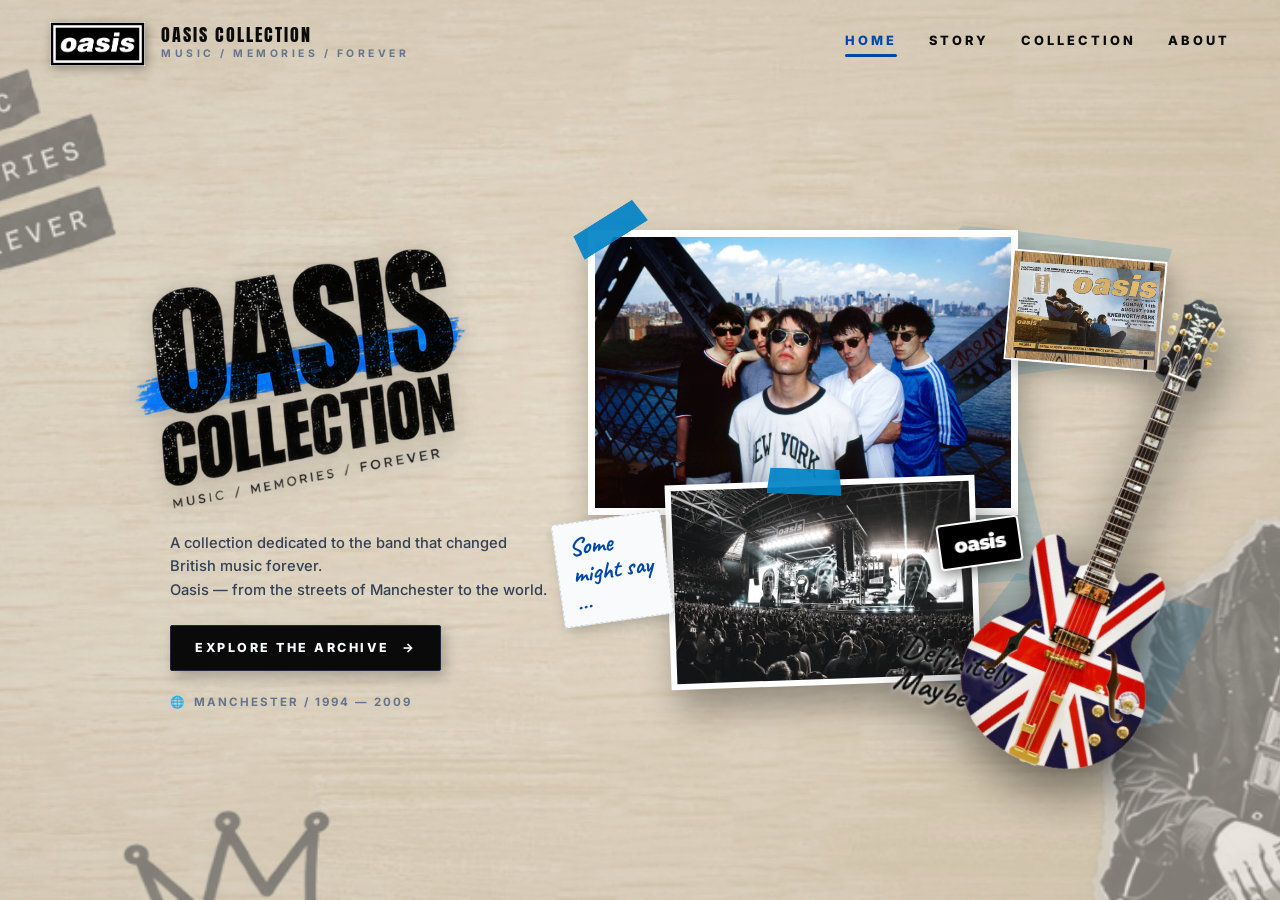
<file: index.html>
<!DOCTYPE html>
<html lang="th">
<head>
  <meta charset="UTF-8" />
  <meta name="viewport" content="width=device-width, initial-scale=1.0" />
  <title>OASIS COLLECTION - Live Forever</title>
  <link rel="preconnect" href="https://fonts.googleapis.com">
  <link rel="preconnect" href="https://fonts.gstatic.com" crossorigin>
  <link href="https://fonts.googleapis.com/css2?family=Anton&family=Bebas+Neue&family=Caveat:wght@600;700&family=Inter:wght@400;500;600;700;800&family=Montserrat:ital,wght@0,700;0,800;0,900;1,900&display=swap" rel="stylesheet">
  <link rel="stylesheet" href="style.css" />
</head>
<body class="poster-layout-page">

  <header class="poster-navbar">
    <div class="nav-left-brand">
      <img src="image/Oasis_Logo.png" alt="oasis logo" class="nav-oasis-logo" />
      <div class="nav-brand-text">
        <span class="nav-brand-title">OASIS COLLECTION</span>
        <span class="nav-brand-sub">MUSIC / MEMORIES / FOREVER</span>
      </div>
    </div>

    <nav class="poster-nav-links">
      <a href="index.html" class="active">HOME</a>
      <a href="story.html">STORY</a>
      <a href="collection.html">COLLECTION</a>
      <a href="about.html">ABOUT</a>
    </nav>
  </header>

  <main class="poster-main-viewport">
    
    <div class="poster-left-content">
      <div class="poster-title-img-wrapper">
        <img src="image/Oasis_Collection_text.png" alt="Oasis Collection - Music / Memories / Forever" class="poster-title-img" />
      </div>

      <p class="poster-desc-text">
        A collection dedicated to the band that changed British music forever.<br />
        Oasis — from the streets of Manchester to the world.
      </p>

      <div class="poster-btn-wrapper">
        <a href="story.html" class="poster-explore-btn">
          EXPLORE THE ARCHIVE <span>&rarr;</span>
        </a>
      </div>

      <div class="poster-bottom-meta">
        <span class="globe-icon">🌐</span>
        <span class="meta-text">MANCHESTER / 1994 — 2009</span>
      </div>
    </div>

    <div class="poster-right-collage">
      <div class="collage-stage">
        <div class="paint-splatter splatter-top"></div>
        <div class="paint-splatter splatter-center"></div>
        <div class="paint-splatter splatter-bottom"></div>

        <div class="collage-item polaroid-band">
          <div class="blue-tape tape-corner-left"></div>
          <img src="image/Oasis_brand_photo.png" alt="Oasis in New York" class="photo-img" />

        </div>

        <div class="collage-item torn-concert">
          <div class="blue-tape tape-top-center"></div>
          <img src="image/live_concert_shot.png" alt="Oasis Live Stage" class="photo-img" />
          
          <div class="some-might-say-scrap">
            <span>Some<br>might say<br>...</span>
          </div>
        </div>

        <div class="collage-item ticket-knebworth">
          <img src="image/[ KNEBWORTH 1996 TICKET ].png" alt="Knebworth 1996 Ticket" class="ticket-img" />
        </div>

        <div class="collage-item epiphone-guitar">
          <img src="image/Epiphone Union Jack Sheraton.png" alt="Noel's Union Jack Guitar" class="guitar-img" />
          <div class="handwritten-definitely-maybe">
            Definitely<br>Maybe
          </div>
        </div>

        <div class="collage-item round-oasis-patch">
          <div class="mini-oasis-badge">oasis</div>
        </div>
      </div>
    </div>

  </main>

</body>
</html>
</file>
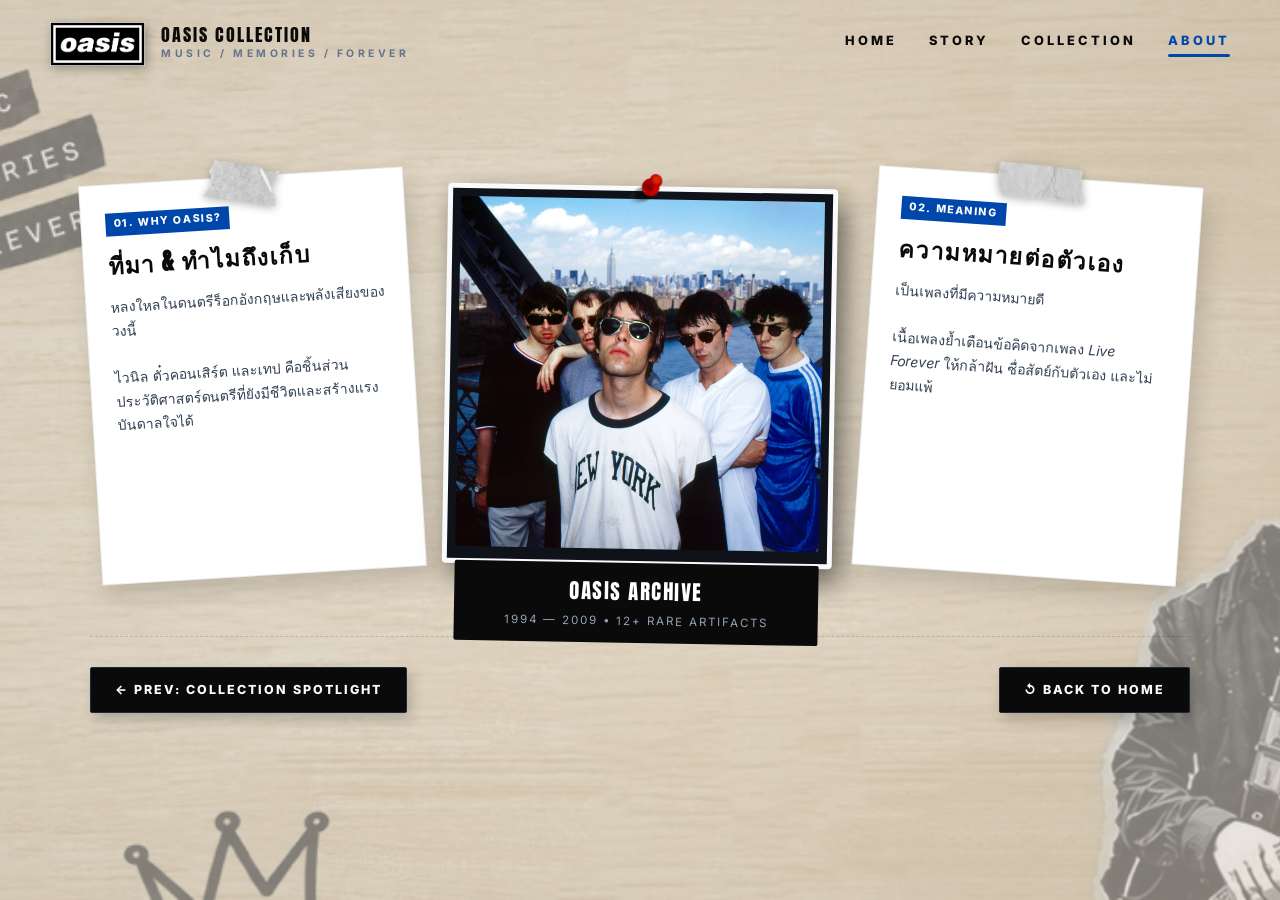
<file: about.html>
<!DOCTYPE html>
<html lang="th">
<head>
  <meta charset="UTF-8" />
  <meta name="viewport" content="width=device-width, initial-scale=1.0" />
  <title>OASIS ARCHIVE - About</title>
  <link rel="preconnect" href="https://fonts.googleapis.com">
  <link rel="preconnect" href="https://fonts.gstatic.com" crossorigin>
  <link href="https://fonts.googleapis.com/css2?family=Anton&family=Bebas+Neue&family=Caveat:wght@600;700&family=Inter:wght@400;500;600;700;800&family=Montserrat:ital,wght@0,700;0,800;0,900;1,900&display=swap" rel="stylesheet">
  <link rel="stylesheet" href="style.css" />
</head>
<body>

  <header class="poster-navbar">
    <div class="nav-left-brand">
      <img src="image/Oasis_Logo.png" alt="oasis logo" class="nav-oasis-logo" />
      <div class="nav-brand-text">
        <span class="nav-brand-title">OASIS COLLECTION</span>
        <span class="nav-brand-sub">MUSIC / MEMORIES / FOREVER</span>
      </div>
    </div>

    <nav class="poster-nav-links">
      <a href="index.html">HOME</a>
      <a href="story.html">STORY</a>
      <a href="collection.html">COLLECTION</a>
      <a href="about.html" class="active">ABOUT</a>
    </nav>
  </header>

  <main>
    <section class="section about-section">
      <div class="about-workbench">
        <div class="tilt-card note-paper rich-note left-note">
          <div class="tape tape-2"></div>
          <span class="note-badge">01. WHY OASIS?</span>
          <div class="wireframe-text note-heading">ที่มา & ทำไมถึงเก็บ</div>
          <p class="note-content-p">
            หลงใหลในดนตรีร็อกอังกฤษและพลังเสียงของวงนี้<br><br>
            ไวนิล ตั๋วคอนเสิร์ต และเทป คือชิ้นส่วนประวัติศาสตร์ดนตรีที่ยังมีชีวิตและสร้างแรงบันดาลใจได้
          </p>
        </div>

        <div class="tilt-card moodboard-frame center-photo has-image">
          <span class="pin"></span>
          <img src="image/Oasis_brand_photo.png" alt="Oasis Archive Moodboard" class="collage-img" />
          <div class="moodboard-stat-box">
            <div class="moodboard-stat-title">OASIS ARCHIVE</div>
            <div class="moodboard-stat-detail">1994 — 2009 • 12+ RARE ARTIFACTS</div>
          </div>
        </div>

        <div class="tilt-card note-paper rich-note right-note">
          <div class="tape tape-1"></div>
          <span class="note-badge">02. MEANING</span>
          <div class="wireframe-text note-heading">ความหมายต่อตัวเอง</div>
          <p class="note-content-p">
            เป็นเพลงที่มีความหมายดี<br><br>
            เนื้อเพลงย้ำเตือนข้อคิดจากเพลง <em>Live Forever</em> ให้กล้าฝัน ซื่อสัตย์กับตัวเอง และไม่ยอมแพ้
          </p>
        </div>
      </div>


      <div class="page-switch-bar">
        <a href="collection.html" class="page-btn">&larr; PREV: COLLECTION SPOTLIGHT</a>
        <a href="index.html" class="page-btn">&circlearrowleft; BACK TO HOME</a>
      </div>
    </section>
  </main>

</body>
</html>
</file>
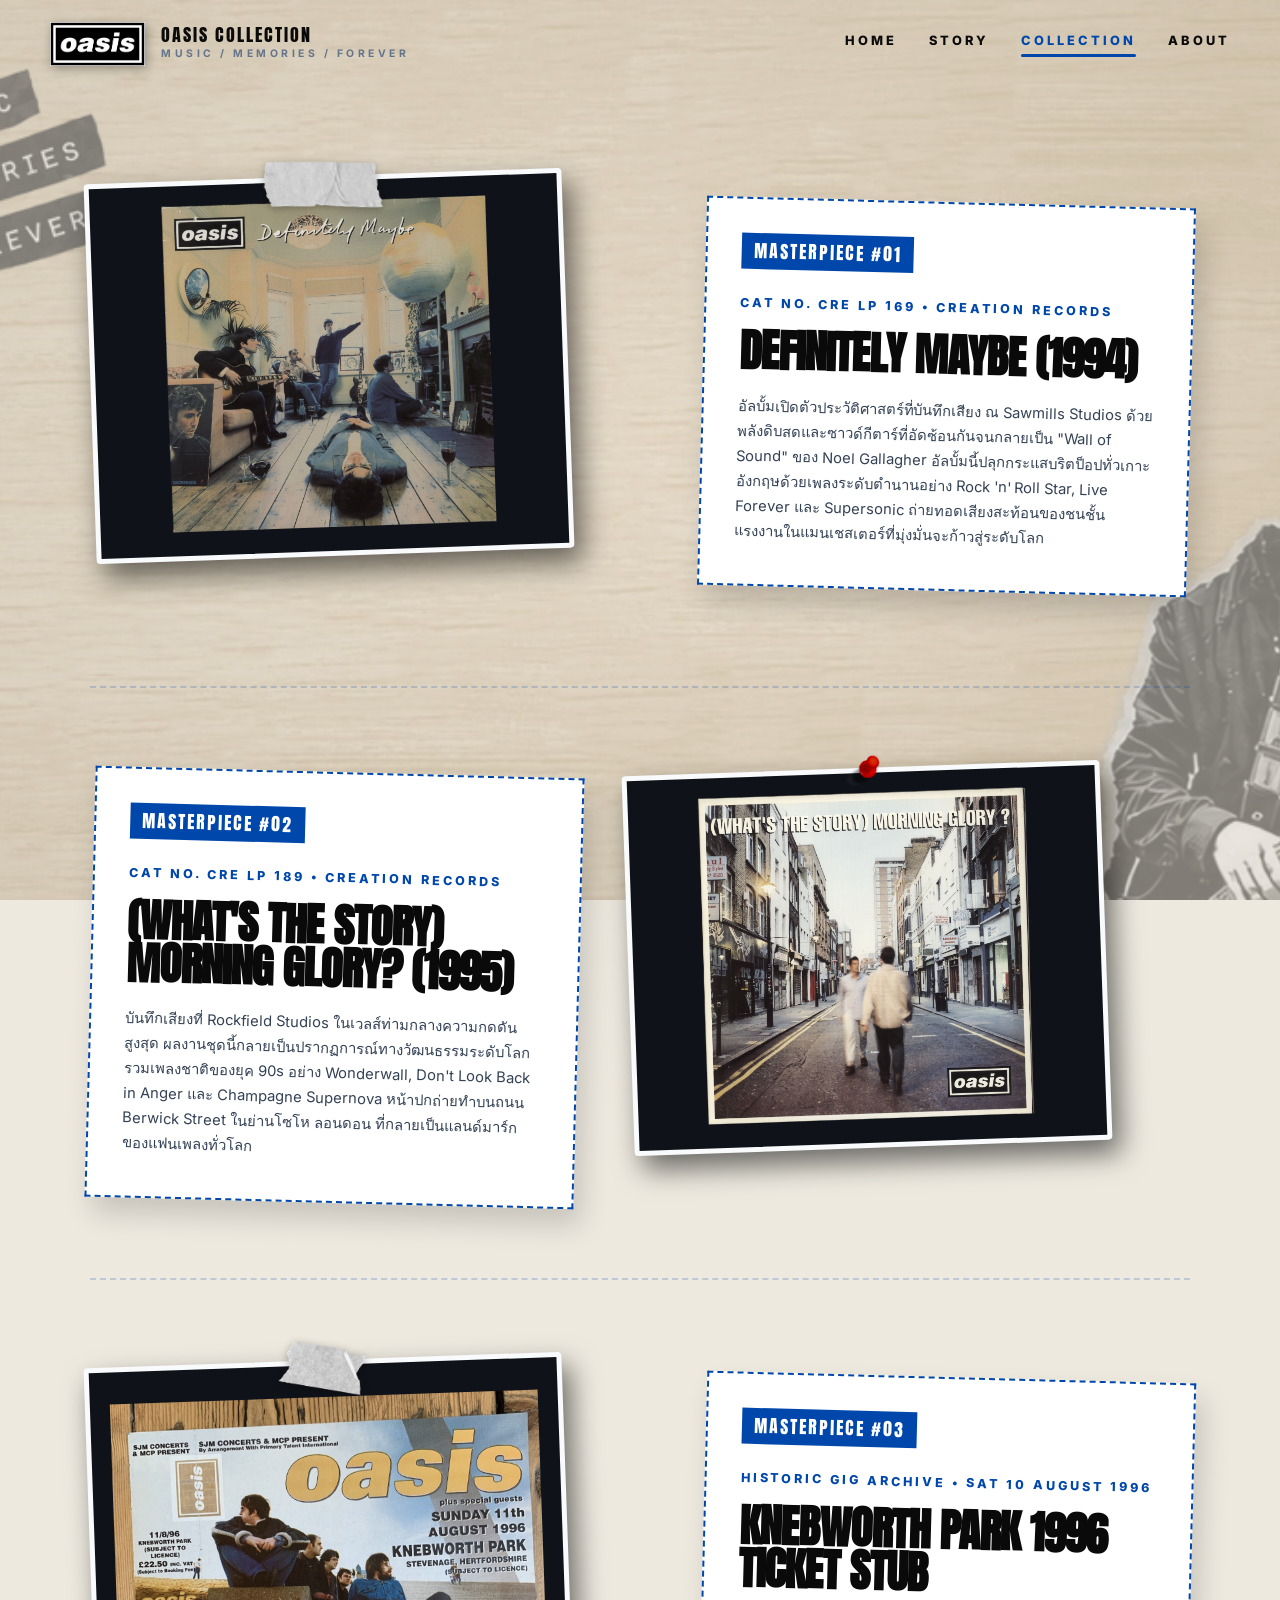
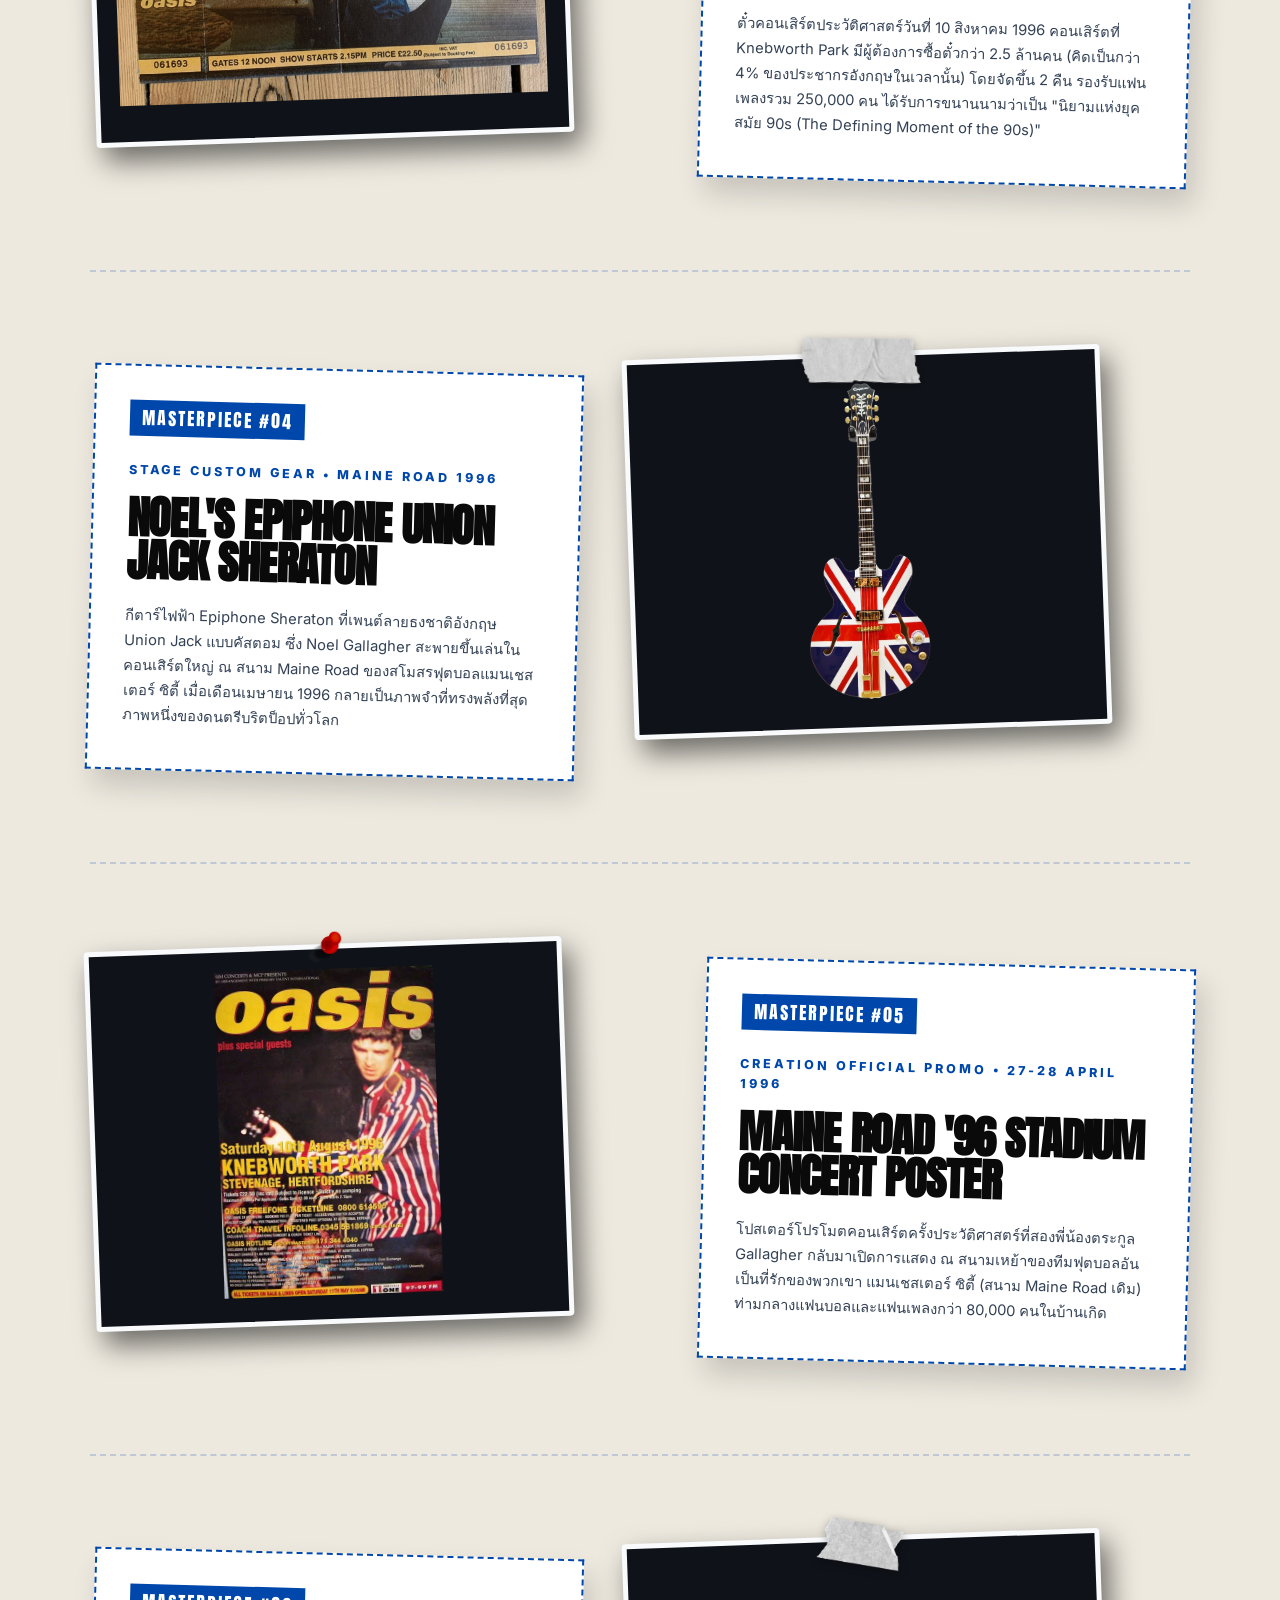
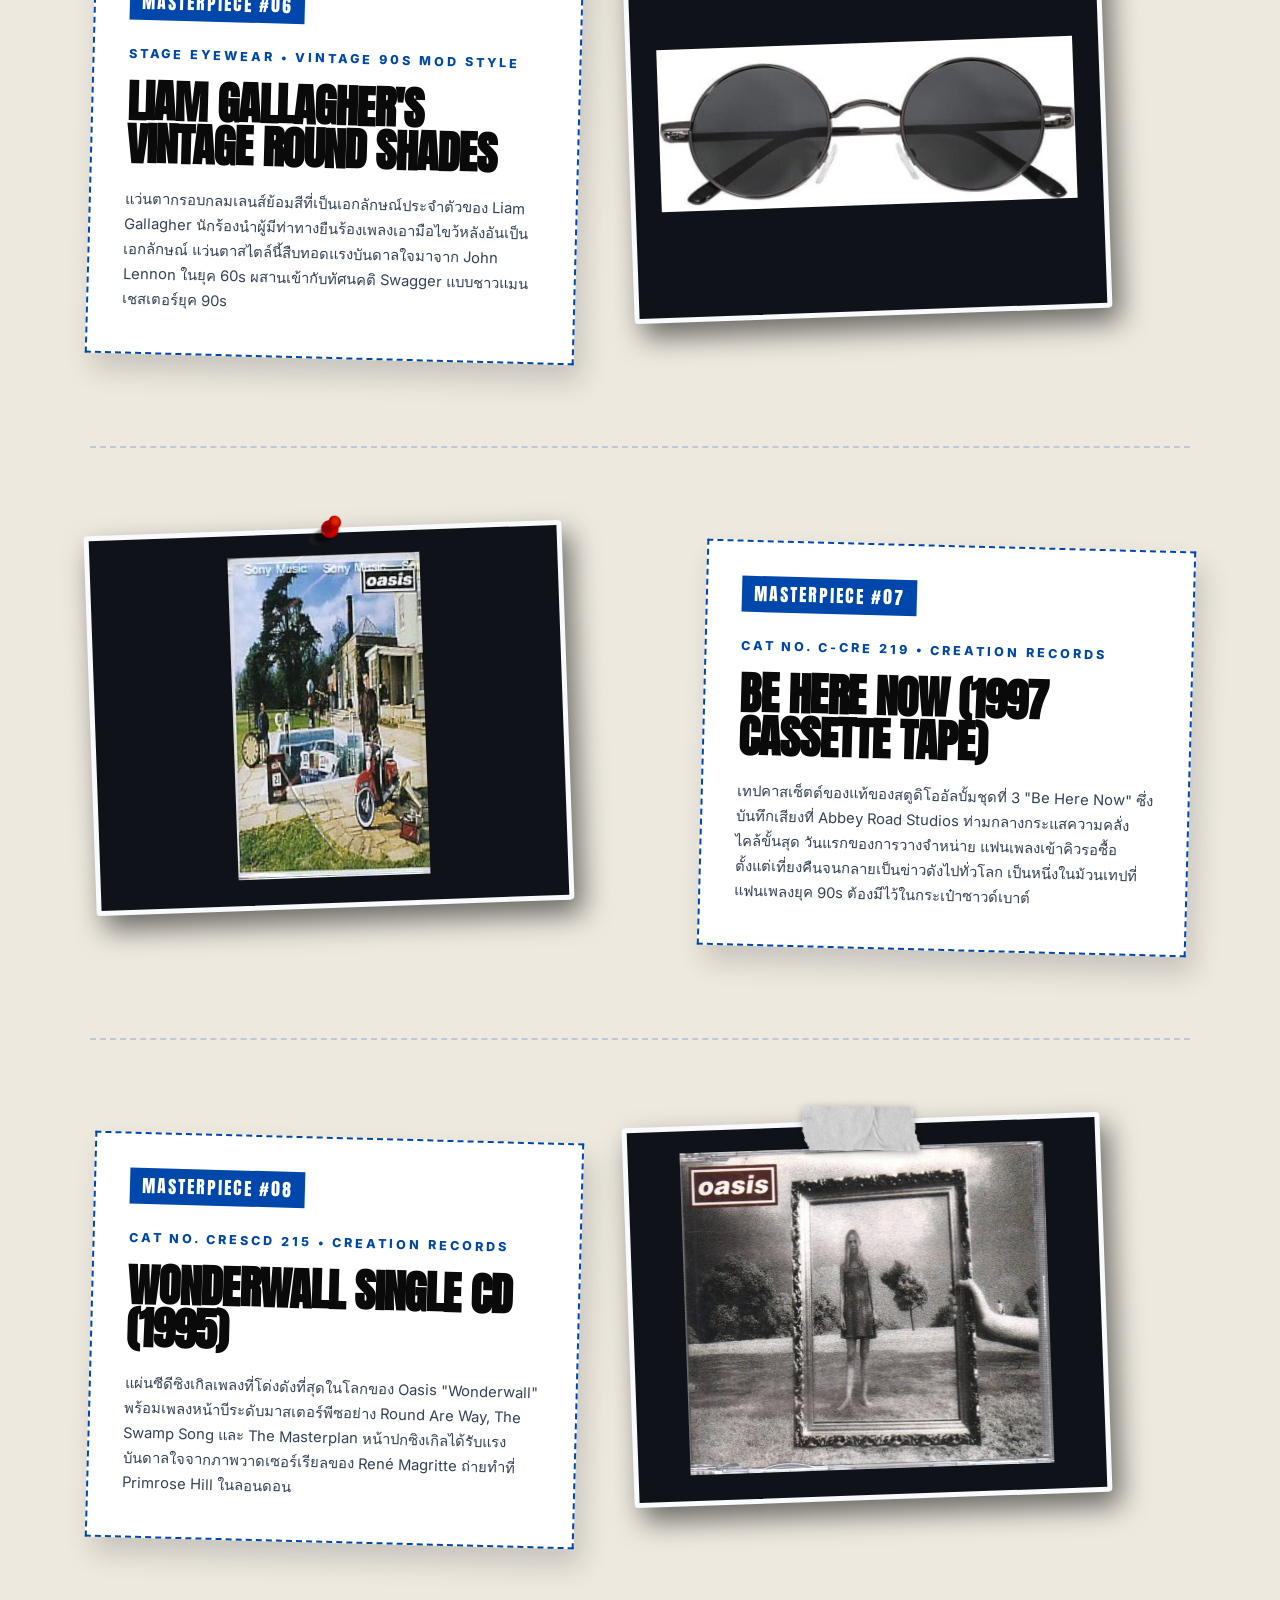
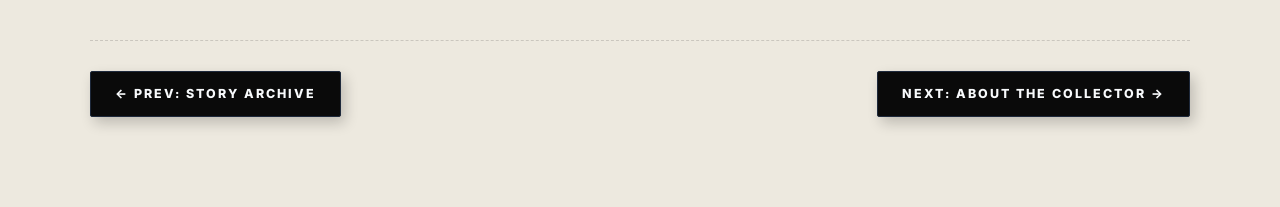
<file: collection.html>
<!DOCTYPE html>
<html lang="th">
<head>
  <meta charset="UTF-8" />
  <meta name="viewport" content="width=device-width, initial-scale=1.0" />
  <title>OASIS ARCHIVE - Collection</title>
  <link rel="preconnect" href="https://fonts.googleapis.com">
  <link rel="preconnect" href="https://fonts.gstatic.com" crossorigin>
  <link href="https://fonts.googleapis.com/css2?family=Anton&family=Bebas+Neue&family=Caveat:wght@600;700&family=Inter:wght@400;500;600;700;800&family=Montserrat:ital,wght@0,700;0,800;0,900;1,900&display=swap" rel="stylesheet">
  <link rel="stylesheet" href="style.css" />
</head>
<body>

  <header class="poster-navbar">
    <div class="nav-left-brand">
      <img src="image/Oasis_Logo.png" alt="oasis logo" class="nav-oasis-logo" />
      <div class="nav-brand-text">
        <span class="nav-brand-title">OASIS COLLECTION</span>
        <span class="nav-brand-sub">MUSIC / MEMORIES / FOREVER</span>
      </div>
    </div>

    <nav class="poster-nav-links">
      <a href="index.html">HOME</a>
      <a href="story.html">STORY</a>
      <a href="collection.html" class="active">COLLECTION</a>
      <a href="about.html">ABOUT</a>
    </nav>
  </header>

  <main>
    <section class="section collection-section">
      <div class="collection-stream">
        <article class="spotlight-item-block" id="definitely-maybe">
          <div class="spotlight-gallery">
            <div class="tilt-card spotlight-hero-img has-image">
              <span class="tape tape-1"></span>
              <img src="image/DEFINITELY MAYBE (1994 LP).png" alt="Definitely Maybe 1994 Vinyl LP" class="collage-img" style="object-fit: contain; padding: 12px;" />
            </div>

          </div>

          <div class="spotlight-desc tilt-card text-board">
            <span class="item-index-badge">MASTERPIECE #01</span>
            <div class="wireframe-text item-number">CAT NO. CRE LP 169 • CREATION RECORDS</div>
            <h2 class="wireframe-text item-title-wire">DEFINITELY MAYBE (1994)</h2>

            <p class="piece-story-text">
              อัลบั้มเปิดตัวประวัติศาสตร์ที่บันทึกเสียง ณ Sawmills Studios ด้วยพลังดิบสดและซาวด์กีตาร์ที่อัดซ้อนกันจนกลายเป็น "Wall of Sound" ของ Noel Gallagher อัลบั้มนี้ปลุกกระแสบริตป็อปทั่วเกาะอังกฤษด้วยเพลงระดับตำนานอย่าง Rock 'n' Roll Star, Live Forever และ Supersonic ถ่ายทอดเสียงสะท้อนของชนชั้นแรงงานในแมนเชสเตอร์ที่มุ่งมั่นจะก้าวสู่ระดับโลก
            </p>

          </div>
        </article>


        <article class="spotlight-item-block reverse-layout" id="morning-glory">
          <div class="spotlight-gallery">
            <div class="tilt-card spotlight-hero-img has-image">
              <span class="pin"></span>
              <img src="image/[ MORNING GLORY (1995 LP) ].png" alt="(What's the Story) Morning Glory? Vinyl LP" class="collage-img" style="object-fit: contain; padding: 12px;" />
            </div> 
          </div>

          <div class="spotlight-desc tilt-card text-board">
            <span class="item-index-badge">MASTERPIECE #02</span>
            <div class="wireframe-text item-number">CAT NO. CRE LP 189 • CREATION RECORDS</div>
            <h2 class="wireframe-text item-title-wire">(WHAT'S THE STORY) MORNING GLORY? (1995)</h2>

            <p class="piece-story-text">
              บันทึกเสียงที่ Rockfield Studios ในเวลส์ท่ามกลางความกดดันสูงสุด ผลงานชุดนี้กลายเป็นปรากฏการณ์ทางวัฒนธรรมระดับโลก รวมเพลงชาติของยุค 90s อย่าง Wonderwall, Don't Look Back in Anger และ Champagne Supernova หน้าปกถ่ายทำบนถนน Berwick Street ในย่านโซโห ลอนดอน ที่กลายเป็นแลนด์มาร์กของแฟนเพลงทั่วโลก
            </p>

          </div>
        </article>


        <article class="spotlight-item-block" id="knebworth-ticket">
          <div class="spotlight-gallery">
            <div class="tilt-card spotlight-hero-img has-image">
              <span class="tape tape-2"></span>
              <img src="image/[ KNEBWORTH 1996 TICKET ].png" alt="Knebworth 1996 Ticket Stub" class="collage-img" style="object-fit: contain; padding: 12px;" />
            </div>
          </div>

          <div class="spotlight-desc tilt-card text-board">
            <span class="item-index-badge">MASTERPIECE #03</span>
            <div class="wireframe-text item-number">HISTORIC GIG ARCHIVE • SAT 10 AUGUST 1996</div>
            <h2 class="wireframe-text item-title-wire">KNEBWORTH PARK 1996 TICKET STUB</h2>

            <p class="piece-story-text">
              ตั๋วคอนเสิร์ตประวัติศาสตร์วันที่ 10 สิงหาคม 1996 คอนเสิร์ตที่ Knebworth Park มีผู้ต้องการซื้อตั๋วกว่า 2.5 ล้านคน (คิดเป็นกว่า 4% ของประชากรอังกฤษในเวลานั้น) โดยจัดขึ้น 2 คืน รองรับแฟนเพลงรวม 250,000 คน ได้รับการขนานนามว่าเป็น "นิยามแห่งยุคสมัย 90s (The Defining Moment of the 90s)"
            </p>

          </div>
        </article>


        <article class="spotlight-item-block reverse-layout" id="union-jack-guitar">
          <div class="spotlight-gallery">
            <div class="tilt-card spotlight-hero-img has-image">
              <span class="tape tape-1"></span>
              <img src="image/Epiphone Union Jack Sheraton.png" alt="Noel's Epiphone Union Jack Sheraton" class="collage-img" style="object-fit: contain; padding: 16px;" />
            </div>
          </div>

          <div class="spotlight-desc tilt-card text-board">
            <span class="item-index-badge">MASTERPIECE #04</span>
            <div class="wireframe-text item-number">STAGE CUSTOM GEAR • MAINE ROAD 1996</div>
            <h2 class="wireframe-text item-title-wire">NOEL'S EPIPHONE UNION JACK SHERATON</h2>

            <p class="piece-story-text">
              กีตาร์ไฟฟ้า Epiphone Sheraton ที่เพนต์ลายธงชาติอังกฤษ Union Jack แบบคัสตอม ซึ่ง Noel Gallagher สะพายขึ้นเล่นในคอนเสิร์ตใหญ่ ณ สนาม Maine Road ของสโมสรฟุตบอลแมนเชสเตอร์ ซิตี้ เมื่อเดือนเมษายน 1996 กลายเป็นภาพจำที่ทรงพลังที่สุดภาพหนึ่งของดนตรีบริตป็อปทั่วโลก
            </p>

          </div>
        </article>


        <article class="spotlight-item-block" id="maine-road-poster">
          <div class="spotlight-gallery">
            <div class="tilt-card spotlight-hero-img has-image">
              <span class="pin"></span>
              <img src="image/MAINE ROAD '96 POSTER.png" alt="Maine Road '96 Stadium Poster" class="collage-img" style="object-fit: contain; padding: 12px;" />
            </div>
          </div>

          <div class="spotlight-desc tilt-card text-board">
            <span class="item-index-badge">MASTERPIECE #05</span>
            <div class="wireframe-text item-number">CREATION OFFICIAL PROMO • 27-28 APRIL 1996</div>
            <h2 class="wireframe-text item-title-wire">MAINE ROAD '96 STADIUM CONCERT POSTER</h2>


            <p class="piece-story-text">
              โปสเตอร์โปรโมตคอนเสิร์ตครั้งประวัติศาสตร์ที่สองพี่น้องตระกูล Gallagher กลับมาเปิดการแสดง ณ สนามเหย้าของทีมฟุตบอลอันเป็นที่รักของพวกเขา แมนเชสเตอร์ ซิตี้ (สนาม Maine Road เดิม) ท่ามกลางแฟนบอลและแฟนเพลงกว่า 80,000 คนในบ้านเกิด
            </p>

          </div>
        </article>


        <article class="spotlight-item-block reverse-layout" id="round-shades">
          <div class="spotlight-gallery">
            <div class="tilt-card spotlight-hero-img has-image">
              <span class="tape tape-2"></span>
              <img src="image/LIAM'S ROUND SHADES.png" alt="Liam Gallagher's Vintage Round Shades" class="collage-img" style="object-fit: contain; padding: 18px;" />
            </div>
          </div>

          <div class="spotlight-desc tilt-card text-board">
            <span class="item-index-badge">MASTERPIECE #06</span>
            <div class="wireframe-text item-number">STAGE EYEWEAR • VINTAGE 90s MOD STYLE</div>
            <h2 class="wireframe-text item-title-wire">LIAM GALLAGHER'S VINTAGE ROUND SHADES</h2>

            <p class="piece-story-text">
              แว่นตากรอบกลมเลนส์ย้อมสีที่เป็นเอกลักษณ์ประจำตัวของ Liam Gallagher นักร้องนำผู้มีท่าทางยืนร้องเพลงเอามือไขว้หลังอันเป็นเอกลักษณ์ แว่นตาสไตล์นี้สืบทอดแรงบันดาลใจมาจาก John Lennon ในยุค 60s ผสานเข้ากับทัศนคติ Swagger แบบชาวแมนเชสเตอร์ยุค 90s
            </p>


          </div>
        </article>


        <article class="spotlight-item-block" id="be-here-now-cassette">
          <div class="spotlight-gallery">
            <div class="tilt-card spotlight-hero-img has-image">
              <span class="pin"></span>
              <img src="image/BE HERE NOW CASSETTE.png" alt="Be Here Now 1997 Cassette Tape" class="collage-img" style="object-fit: contain; padding: 14px;" />
            </div>

          </div>

          <div class="spotlight-desc tilt-card text-board">
            <span class="item-index-badge">MASTERPIECE #07</span>
            <div class="wireframe-text item-number">CAT NO. C-CRE 219 • CREATION RECORDS</div>
            <h2 class="wireframe-text item-title-wire">BE HERE NOW (1997 CASSETTE TAPE)</h2>


            <p class="piece-story-text">
              เทปคาสเซ็ตต์ของแท้ของสตูดิโออัลบั้มชุดที่ 3 "Be Here Now" ซึ่งบันทึกเสียงที่ Abbey Road Studios ท่ามกลางกระแสความคลั่งไคล้ขั้นสุด วันแรกของการวางจำหน่าย แฟนเพลงเข้าคิวรอซื้อตั้งแต่เที่ยงคืนจนกลายเป็นข่าวดังไปทั่วโลก เป็นหนึ่งในม้วนเทปที่แฟนเพลงยุค 90s ต้องมีไว้ในกระเป๋าซาวด์เบาต์
            </p>

          </div>
        </article>

        <article class="spotlight-item-block reverse-layout" id="wonderwall-cd">
          <div class="spotlight-gallery">
            <div class="tilt-card spotlight-hero-img has-image">
              <span class="tape tape-1"></span>
              <img src="image/WONDERWALL SINGLE CD.png" alt="Wonderwall 1995 Single CD" class="collage-img" style="object-fit: contain; padding: 14px;" />
            </div>

          </div>

          <div class="spotlight-desc tilt-card text-board">
            <span class="item-index-badge">MASTERPIECE #08</span>
            <div class="wireframe-text item-number">CAT NO. CRESCD 215 • CREATION RECORDS</div>
            <h2 class="wireframe-text item-title-wire">WONDERWALL SINGLE CD (1995)</h2>

            <p class="piece-story-text">
              แผ่นซีดีซิงเกิลเพลงที่โด่งดังที่สุดในโลกของ Oasis "Wonderwall" พร้อมเพลงหน้าบีระดับมาสเตอร์พีซอย่าง Round Are Way, The Swamp Song และ The Masterplan หน้าปกซิงเกิลได้รับแรงบันดาลใจจากภาพวาดเซอร์เรียลของ René Magritte ถ่ายทำที่ Primrose Hill ในลอนดอน
            </p>

          </div>
        </article>

      </div>
      <script>
        document.addEventListener('DOMContentLoaded', () => {
          const urlParams = new URLSearchParams(window.location.search);
          const targetItem = urlParams.get('item');
          if (targetItem) {
            const targetEl = document.getElementById(targetItem);
            if (targetEl) {
              setTimeout(() => {
                targetEl.scrollIntoView({ behavior: 'smooth' });
              }, 200);
            }
          }
        });
      </script>

      <div class="page-switch-bar">
        <a href="story.html" class="page-btn">&larr; PREV: STORY ARCHIVE</a>
        <a href="about.html" class="page-btn">NEXT: ABOUT THE COLLECTOR &rarr;</a>
      </div>
    </section>
  </main>
</body>
</html>
</file>
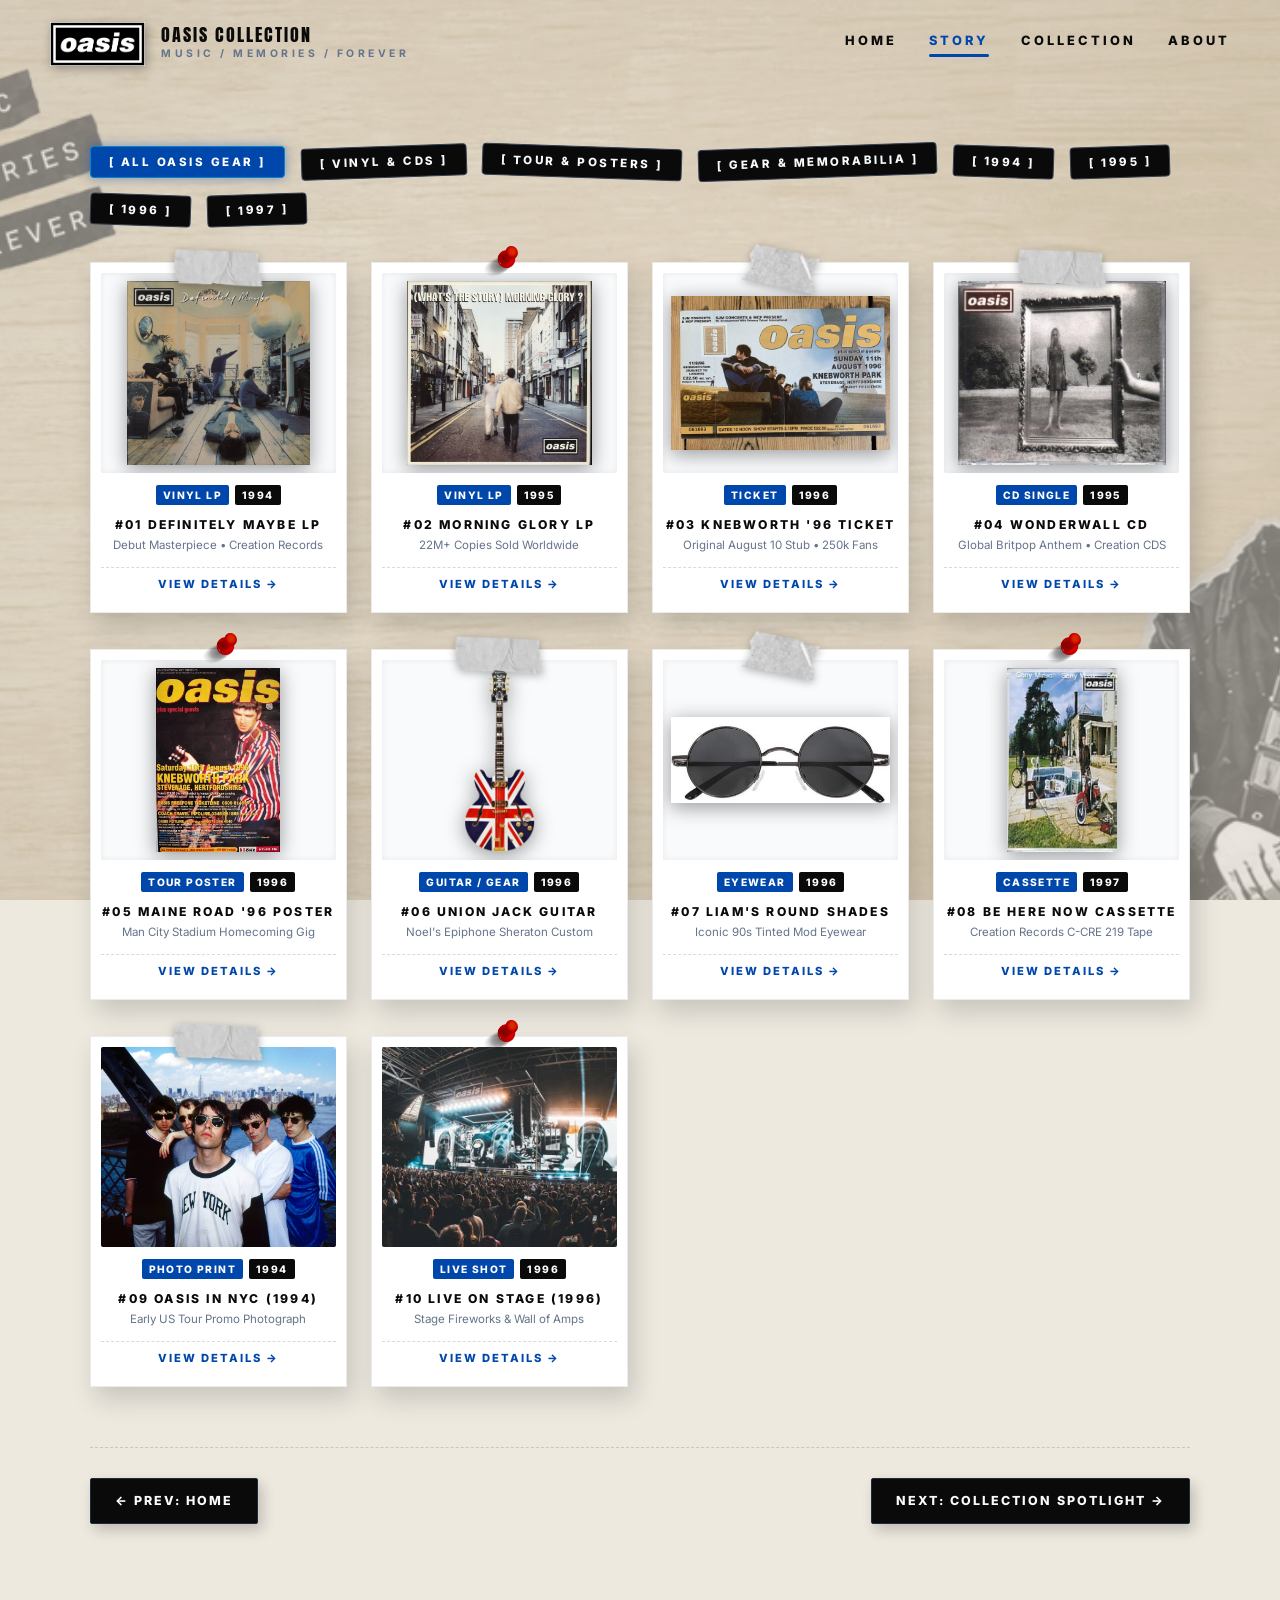
<file: story.html>
<!DOCTYPE html>
<html lang="th">
<head>
  <meta charset="UTF-8" />
  <meta name="viewport" content="width=device-width, initial-scale=1.0" />
  <title>OASIS ARCHIVE - Story</title>
  <link rel="preconnect" href="https://fonts.googleapis.com">
  <link rel="preconnect" href="https://fonts.gstatic.com" crossorigin>
  <link href="https://fonts.googleapis.com/css2?family=Anton&family=Bebas+Neue&family=Caveat:wght@600;700&family=Inter:wght@400;500;600;700;800&family=Montserrat:ital,wght@0,700;0,800;0,900;1,900&display=swap" rel="stylesheet">
  <link rel="stylesheet" href="style.css" />
</head>
<body>

  <header class="poster-navbar">
    <div class="nav-left-brand">
      <img src="image/Oasis_Logo.png" alt="oasis logo" class="nav-oasis-logo" />
      <div class="nav-brand-text">
        <span class="nav-brand-title">OASIS COLLECTION</span>
        <span class="nav-brand-sub">MUSIC / MEMORIES / FOREVER</span>
      </div>
    </div>

    <nav class="poster-nav-links">
      <a href="index.html">HOME</a>
      <a href="story.html" class="active">STORY</a>
      <a href="collection.html">COLLECTION</a>
      <a href="about.html">ABOUT</a>
    </nav>
  </header>

  <main>
    <section class="section story-section">
      <div class="system-filter-pills" id="storyFilterBar">
        <button class="pill active" data-filter="all">[ ALL OASIS GEAR ]</button>
        <button class="pill tilt-left" data-filter="vinyl">[ VINYL & CDS ]</button>
        <button class="pill tilt-right" data-filter="tour">[ TOUR & POSTERS ]</button>
        <button class="pill tilt-left" data-filter="gear">[ GEAR & MEMORABILIA ]</button>
        <button class="pill tilt-right" data-filter="1994">[ 1994 ]</button>
        <button class="pill tilt-left" data-filter="1995">[ 1995 ]</button>
        <button class="pill tilt-right" data-filter="1996">[ 1996 ]</button>
        <button class="pill tilt-left" data-filter="1997">[ 1997 ]</button>
      </div>

      <div class="scatter-grid" id="storyScatterGrid">
        <div class="item-card tilt-item-1" data-category="vinyl" data-year="1994">
          <span class="tape tape-1"></span>
          <div class="polaroid-photo has-img">
            <img src="image/DEFINITELY MAYBE (1994 LP).png" alt="Definitely Maybe (1994 LP)" class="polaroid-img contain-img" />
          </div>
          <div class="card-meta-tag">
            <span class="tag-pill">VINYL LP</span>
            <span class="tag-pill tag-year">1994</span>
          </div>
          <div class="wireframe-text item-caption">#01 DEFINITELY MAYBE LP</div>
          <div class="card-sub-desc">Debut Masterpiece • Creation Records</div>
          <a href="collection.html#definitely-maybe" class="card-view-btn">VIEW DETAILS &rarr;</a>
        </div>

        <div class="item-card tilt-item-2" data-category="vinyl" data-year="1995">
          <span class="pin"></span>
          <div class="polaroid-photo has-img">
            <img src="image/[ MORNING GLORY (1995 LP) ].png" alt="(What's the Story) Morning Glory? (1995 LP)" class="polaroid-img contain-img" />
          </div>
          <div class="card-meta-tag">
            <span class="tag-pill">VINYL LP</span>
            <span class="tag-pill tag-year">1995</span>
          </div>
          <div class="wireframe-text item-caption">#02 MORNING GLORY LP</div>
          <div class="card-sub-desc">22M+ Copies Sold Worldwide</div>
          <a href="collection.html#morning-glory" class="card-view-btn">VIEW DETAILS &rarr;</a>
        </div>

        <div class="item-card tilt-item-3" data-category="tour" data-year="1996">
          <span class="tape tape-2"></span>
          <div class="polaroid-photo has-img">
            <img src="image/[ KNEBWORTH 1996 TICKET ].png" alt="Knebworth 1996 Ticket Stub" class="polaroid-img contain-img" />
          </div>
          <div class="card-meta-tag">
            <span class="tag-pill">TICKET</span>
            <span class="tag-pill tag-year">1996</span>
          </div>
          <div class="wireframe-text item-caption">#03 KNEBWORTH '96 TICKET</div>
          <div class="card-sub-desc">Original August 10 Stub • 250k Fans</div>
          <a href="collection.html#knebworth-ticket" class="card-view-btn">VIEW DETAILS &rarr;</a>
        </div>

        <div class="item-card tilt-item-4" data-category="vinyl" data-year="1995">
          <span class="tape tape-1"></span>
          <div class="polaroid-photo has-img">
            <img src="image/WONDERWALL SINGLE CD.png" alt="Wonderwall Single CD" class="polaroid-img contain-img" />
          </div>
          <div class="card-meta-tag">
            <span class="tag-pill">CD SINGLE</span>
            <span class="tag-pill tag-year">1995</span>
          </div>
          <div class="wireframe-text item-caption">#04 WONDERWALL CD</div>
          <div class="card-sub-desc">Global Britpop Anthem • Creation CDS</div>
          <a href="collection.html#wonderwall-cd" class="card-view-btn">VIEW DETAILS &rarr;</a>
        </div>

        <div class="item-card tilt-item-5" data-category="tour" data-year="1996">
          <span class="pin"></span>
          <div class="polaroid-photo has-img">
            <img src="image/MAINE ROAD '96 POSTER.png" alt="Maine Road '96 Poster" class="polaroid-img contain-img" />
          </div>
          <div class="card-meta-tag">
            <span class="tag-pill">TOUR POSTER</span>
            <span class="tag-pill tag-year">1996</span>
          </div>
          <div class="wireframe-text item-caption">#05 MAINE ROAD '96 POSTER</div>
          <div class="card-sub-desc">Man City Stadium Homecoming Gig</div>
          <a href="collection.html#maine-road-poster" class="card-view-btn">VIEW DETAILS &rarr;</a>
        </div>

        <div class="item-card tilt-item-6" data-category="gear" data-year="1996">
          <span class="tape tape-1"></span>
          <div class="polaroid-photo has-img">
            <img src="image/Epiphone Union Jack Sheraton.png" alt="Noel's Epiphone Union Jack Sheraton" class="polaroid-img contain-img" />
          </div>
          <div class="card-meta-tag">
            <span class="tag-pill">GUITAR / GEAR</span>
            <span class="tag-pill tag-year">1996</span>
          </div>
          <div class="wireframe-text item-caption">#06 UNION JACK GUITAR</div>
          <div class="card-sub-desc">Noel's Epiphone Sheraton Custom</div>
          <a href="collection.html#union-jack-guitar" class="card-view-btn">VIEW DETAILS &rarr;</a>
        </div>

        <div class="item-card tilt-item-7" data-category="gear" data-year="1996">
          <span class="tape tape-2"></span>
          <div class="polaroid-photo has-img">
            <img src="image/LIAM'S ROUND SHADES.png" alt="Liam's Vintage Round Shades" class="polaroid-img contain-img" />
          </div>
          <div class="card-meta-tag">
            <span class="tag-pill">EYEWEAR</span>
            <span class="tag-pill tag-year">1996</span>
          </div>
          <div class="wireframe-text item-caption">#07 LIAM'S ROUND SHADES</div>
          <div class="card-sub-desc">Iconic 90s Tinted Mod Eyewear</div>
          <a href="collection.html#round-shades" class="card-view-btn">VIEW DETAILS &rarr;</a>
        </div>

        <div class="item-card tilt-item-8" data-category="vinyl" data-year="1997">
          <span class="pin"></span>
          <div class="polaroid-photo has-img">
            <img src="image/BE HERE NOW CASSETTE.png" alt="Be Here Now Cassette Tape" class="polaroid-img contain-img" />
          </div>
          <div class="card-meta-tag">
            <span class="tag-pill">CASSETTE</span>
            <span class="tag-pill tag-year">1997</span>
          </div>
          <div class="wireframe-text item-caption">#08 BE HERE NOW CASSETTE</div>
          <div class="card-sub-desc">Creation Records C-CRE 219 Tape</div>
          <a href="collection.html#be-here-now-cassette" class="card-view-btn">VIEW DETAILS &rarr;</a>
        </div>

        <div class="item-card tilt-item-9" data-category="gear" data-year="1994">
          <span class="tape tape-1"></span>
          <div class="polaroid-photo has-img">
            <img src="image/Oasis_brand_photo.png" alt="Oasis in NYC (1994)" class="polaroid-img" />
          </div>
          <div class="card-meta-tag">
            <span class="tag-pill">PHOTO PRINT</span>
            <span class="tag-pill tag-year">1994</span>
          </div>
          <div class="wireframe-text item-caption">#09 OASIS IN NYC (1994)</div>
          <div class="card-sub-desc">Early US Tour Promo Photograph</div>
          <a href="collection.html#definitely-maybe" class="card-view-btn">VIEW DETAILS &rarr;</a>
        </div>

        <div class="item-card tilt-item-10" data-category="tour" data-year="1996">
          <span class="pin"></span>
          <div class="polaroid-photo has-img">
            <img src="image/live_concert_shot.png" alt="Oasis Live On Stage" class="polaroid-img" />
          </div>
          <div class="card-meta-tag">
            <span class="tag-pill">LIVE SHOT</span>
            <span class="tag-pill tag-year">1996</span>
          </div>
          <div class="wireframe-text item-caption">#10 LIVE ON STAGE (1996)</div>
          <div class="card-sub-desc">Stage Fireworks & Wall of Amps</div>
          <a href="collection.html#maine-road-poster" class="card-view-btn">VIEW DETAILS &rarr;</a>
        </div>
      </div>

      <script>
        document.addEventListener('DOMContentLoaded', () => {
          const filterPills = document.querySelectorAll('#storyFilterBar .pill');
          const cards = document.querySelectorAll('#storyScatterGrid .item-card');

          filterPills.forEach(pill => {
            pill.addEventListener('click', () => {
              filterPills.forEach(p => p.classList.remove('active'));
              pill.classList.add('active');

              const filterValue = pill.getAttribute('data-filter');

              cards.forEach(card => {
                const category = card.getAttribute('data-category');
                const year = card.getAttribute('data-year');

                if (filterValue === 'all') {
                  card.classList.remove('is-hidden');
                } else if (filterValue === category) {
                  card.classList.remove('is-hidden');
                } else if (filterValue === year) {
                  card.classList.remove('is-hidden');
                } else {
                  card.classList.add('is-hidden');
                }
              });
            });
          });
        });
      </script>

      <div class="page-switch-bar">
        <a href="index.html" class="page-btn">&larr; PREV: HOME</a>
        <a href="collection.html" class="page-btn">NEXT: COLLECTION SPOTLIGHT &rarr;</a>
      </div>
    </section>
  </main>
</body>
</html>
</file>
<file: style.css>
* {
  box-sizing: border-box;
  margin: 0;
  padding: 0;
}

body {
  font-family: 'Inter', -apple-system, BlinkMacSystemFont, "Segoe UI", Roboto, sans-serif;
  background-color: #ede9df;
  background-image: 
    radial-gradient(ellipse at center, rgba(255, 255, 255, 0.45) 0%, rgba(215, 208, 195, 0.6) 100%),
    url("image/BG.png");
  background-size: cover;
  background-position: center center;
  background-repeat: no-repeat;
  background-attachment: fixed;
  color: #1a1a1a;
  line-height: 1.6;
  overflow-x: hidden;
}

/* Base Headings */
.big-display-title,
.item-title-wire,
.note-heading {
  color: #0a0a0a;
  text-shadow: none;
}

.sub-tagline {
  color: #334155;
  text-shadow: none;
}

/* Base Wireframe Box */
.wireframe-box {
  background-color: #ffffff;
  border: 2px dashed #94a3b8;
  display: flex;
  align-items: center;
  justify-content: center;
  color: #475569;
  font-family: 'Inter', sans-serif;
  font-size: 0.8rem;
  font-weight: 800;
  letter-spacing: 1.5px;
  text-transform: uppercase;
  position: relative;
  box-shadow: 4px 8px 18px rgba(0, 0, 0, 0.1);
}

/* Tape / Washi / Pin Elements */
.tape {
  position: absolute;
  z-index: 5;
  pointer-events: none;
  background-repeat: no-repeat;
  background-position: center;
  background-size: contain;
  filter: drop-shadow(0 2px 4px rgba(0, 0, 0, 0.3));
}

/* Tape 1: Masking tape แนวนอน (สัดส่วน ~ 2.25:1) */
.tape,
.tape-1 {
  top: -15px;
  left: 50%;
  transform: translateX(-50%) rotate(-1deg);
  width: 90px;
  height: 40px;
  background-image: url('image/tape1.png');
}

/* Tape 2: Masking tape แบบมีรอยพับมุม (สัดส่วน ~ 1.63:1) */
.tape-2 {
  top: -18px;
  left: 50%;
  transform: translateX(-50%) rotate(2deg);
  width: 78px;
  height: 48px;
  background-image: url('image/tape2.png');
}

/* ปรับสเกลเทปสำหรับภาพขนาดใหญ่ */
.spotlight-hero-img .tape {
  width: 120px;
  height: 54px;
  top: -24px;
}

.pin {
  position: absolute;
  top: -18px;
  left: 50%;
  transform: translateX(-50%);
  width: 38px;
  height: 38px;
  background: url('image/Pin.png') no-repeat center center / contain;
  z-index: 5;
  pointer-events: none;
}

.tape-tag {
  display: inline-block;
  background-color: #0047AB;
  color: #f8fafc;
  font-family: 'Anton', 'Bebas Neue', 'Impact', sans-serif;
  font-weight: 900;
  font-size: 0.95rem;
  letter-spacing: 2px;
  text-transform: uppercase;
  padding: 6px 18px;
  transform: rotate(-1.5deg);
  box-shadow: 3px 3px 0px #0a0a0a;
  margin-bottom: 30px;
  width: fit-content;
}

.home-logo-wrapper {
  margin-bottom: 12px;
  display: inline-block;
}

.home-oasis-logo {
  height: 90px;
  max-width: 100%;
  width: auto;
  display: block;
  transform: rotate(-0.5deg);
  box-shadow: 4px 6px 18px rgba(0, 0, 0, 0.5);
  border-radius: 4px;
}

.home-oasis-logo:hover {
  box-shadow: 6px 10px 24px rgba(0, 0, 0, 0.7);
}

/* Text Line Placeholders */
.line-placeholder {
  height: 10px;
  background-color: #cbd5e1;
  border-radius: 2px;
  margin: 10px 0;
  width: 100%;
}

.line-placeholder.short {
  width: 60%;
}

.section {
  padding: 70px 7% 90px;
  min-height: 85vh;
  position: relative;
}

.navbar {
  position: sticky;
  top: 0;
  display: flex;
  justify-content: space-between;
  align-items: center;
  padding: 16px 7%;
  background: rgba(20, 15, 12, 0.2  0);
  backdrop-filter: blur(14px);
  border-bottom: 1px solid rgba(255, 255, 255, 0.12);
  z-index: 100;
}

.logo-badge {
  font-weight: 800;
  background: #f1f5f9;
  color: #0f172a;
  padding: 4px 12px;
  transform: rotate(-1deg);
  letter-spacing: 1px;
}

.logo-badge.oasis-box {
  background: #000000;
  color: #ffffff;
  border: 2.5px solid #ffffff;
  border-radius: 6px;
  font-family: -apple-system, BlinkMacSystemFont, "Helvetica Neue", Helvetica, Arial, sans-serif;
  font-weight: 900;
  text-transform: lowercase;
  letter-spacing: -1.5px;
  font-size: 1.3rem;
  padding: 2px 14px;
  box-shadow: 0 0 10px rgba(255, 255, 255, 0.2);
}

.item-caption {
  font-size: 0.76rem;
  font-weight: 800;
  color: #0a0a0a;
  letter-spacing: 2.2px;
  text-transform: uppercase;
  text-align: center;
  margin-top: 10px;
  font-family: 'Inter', sans-serif;
}

.nav-links a {
  color: #64748b;
  text-decoration: none;
  margin-left: 20px;
  font-size: 0.82rem;
  font-weight: 800;
  letter-spacing: 2px;
  padding: 6px 12px;
  border-radius: 4px;
  transition: all 0.2s ease;
}

.nav-links a:hover {
  color: #0047AB;
}

.nav-links a.active {
  color: #0047AB;
}

.page-switch-bar {
  display: flex;
  justify-content: space-between;
  align-items: center;
  margin-top: 60px;
  padding-top: 30px;
  border-top: 1px dashed rgba(0, 0, 0, 0.15);
}

.page-btn {
  display: inline-flex;
  align-items: center;
  gap: 10px;
  color: #f8fafc;
  text-decoration: none;
  font-family: 'Inter', sans-serif;
  font-weight: 800;
  font-size: 0.78rem;
  letter-spacing: 2px;
  text-transform: uppercase;
  padding: 12px 24px;
  background: #0a0a0a;
  border: 1px solid #1e293b;
  border-radius: 2px;
  box-shadow: 4px 6px 14px rgba(0, 0, 0, 0.2);
  transition: all 0.25s ease;
}

.page-btn:hover {
  background: #0047AB;
  color: #ffffff;
  transform: translateY(-2px);
  box-shadow: 6px 10px 20px rgba(0, 71, 171, 0.45);
}

.hero-layout {
  display: grid;
  grid-template-columns: 1fr 1.3fr;
  gap: 50px;
  align-items: center;
  margin-top: 20px;
}

.big-display-title {
  font-size: 2.2rem;
  font-weight: 900;
  letter-spacing: -0.5px;
  margin-bottom: 10px;
}

.sub-tagline {
  color: #94a3b8;
  font-size: 1.1rem;
  font-style: italic;
  margin-bottom: 16px;
}

.hero-collage {
  position: relative;
  height: 480px;
}

.hero-main-pic {
  width: 80%;
  height: 380px;
  transform: rotate(3deg);
  position: absolute;
  top: 20px;
  left: 30px;
  z-index: 2;
  box-shadow: 8px 12px 24px rgba(0, 0, 0, 0.4);
}

.hero-sub-pic-1 {
  width: 45%;
  height: 220px;
  transform: rotate(-6deg);
  position: absolute;
  bottom: 10px;
  left: -20px;
  z-index: 3;
  background-color: #202736;
  border-color: #64748b;
  box-shadow: 6px 10px 20px rgba(0, 0, 0, 0.5);
}

.hero-sticker {
  width: 140px;
  height: 140px;
  border-radius: 50%;
  border-style: solid;
  border-color: #f59e0b;
  color: #fbbf24;
  transform: rotate(12deg);
  position: absolute;
  top: 0;
  right: 10px;
  z-index: 4;
  background: #1e1b18;
}

.tilt-card.has-image {
  background-color: #0f1218;
  border: 5px solid #f8fafc;
  border-radius: 4px;
  box-shadow: 8px 14px 28px rgba(0, 0, 0, 0.55);
  position: relative;
}

.hero-main-pic.has-image,
.hero-sub-pic-1.has-image {
  position: absolute;
}

.tilt-card.has-image .collage-img {
  width: 100%;
  height: 100%;
  object-fit: cover;
  display: block;
}


.hero-guitar-wrapper {
  position: absolute;
  right: -35px;
  bottom: -45px;
  height: 480px;
  z-index: 6;
  transform: rotate(18deg);
  filter: drop-shadow(10px 16px 24px rgba(0, 0, 0, 0.8));
}

.hero-guitar-img {
  height: 100%;
  width: auto;
  display: block;
  user-select: none;
}

.hero-guitar-wrapper:hover {
  transform: rotate(12deg) scale(1.06) translateY(-12px);
  filter: drop-shadow(14px 22px 32px rgba(0, 0, 0, 0.95));
  z-index: 15;
}

.system-filter-pills {
  display: flex;
  gap: 16px;
  margin-bottom: 36px;
  flex-wrap: wrap;
}

.pill {
  padding: 8px 18px;
  background-color: #0a0a0a;
  border: 1px solid #334155;
  border-radius: 4px;
  font-family: 'Inter', sans-serif;
  font-size: 0.72rem;
  font-weight: 800;
  letter-spacing: 2.5px;
  text-transform: uppercase;
  color: #f8fafc;
  cursor: pointer;
}

.pill:hover {
  border-color: #0047AB;
  color: #ffffff;
}

.pill.active {
  background-color: #0047AB;
  border-color: #0284c7;
  color: #ffffff;
  box-shadow: 0 0 12px rgba(0, 71, 171, 0.45);
}

.pill.tilt-left {
  transform: rotate(-2deg);
}

.pill.tilt-right {
  transform: rotate(2deg);
}

.scatter-grid {
  display: grid;
  grid-template-columns: repeat(4, 1fr);
  gap: 36px 24px;
}

.item-card {
  position: relative;
  background: #ffffff;
  padding: 10px 10px 16px 10px;
  border: 1px solid rgba(0, 0, 0, 0.08);
  box-shadow: 6px 12px 24px rgba(0, 0, 0, 0.16);
}

.polaroid-photo {
  height: 200px;
  width: 100%;
  margin-bottom: 12px;
}

.polaroid-photo.has-img {
  overflow: hidden;
  border-radius: 2px;
  background-color: #f8fafc;
  display: flex;
  align-items: center;
  justify-content: center;
  box-shadow: inset 0 0 6px rgba(0, 0, 0, 0.08);
}

.polaroid-photo .polaroid-img {
  width: 100%;
  height: 100%;
  object-fit: cover;
  display: block;
}

.polaroid-photo .polaroid-img.contain-img {
  object-fit: contain;
  padding: 8px;
  filter: drop-shadow(0 4px 10px rgba(0, 0, 0, 0.4));
}

.caption-line {
  height: 10px;
  background-color: #cbd5e1;
  width: 70%;
  margin: 0 auto;
}


.spotlight-layout {
  display: grid;
  grid-template-columns: 1.2fr 1fr;
  gap: 50px;
  align-items: center;
}

.spotlight-gallery {
  position: relative;
  height: 440px;
}

.spotlight-hero-img {
  width: 85%;
  height: 380px;
  transform: rotate(-2deg);
  background: #ffffff;
  padding: 8px 8px 12px;
  border: 1px solid rgba(0, 0, 0, 0.08);
  box-shadow: 8px 16px 32px rgba(0, 0, 0, 0.2);
}

.detail-zoom {
  position: absolute;
  width: 130px;
  height: 130px;
  background-color: #ffffff;
  border: 1px solid rgba(0, 0, 0, 0.08);
  box-shadow: 6px 12px 20px rgba(0, 0, 0, 0.16);
}

.zoom-1 {
  bottom: 15px;
  right: 15px;
  transform: rotate(5deg);
  z-index: 4;
}

.zoom-2 {
  top: 20px;
  right: 25px;
  transform: rotate(-4deg);
  z-index: 3;
}

.text-board {
  background: #ffffff;
  border: 2px dashed #0047AB;
  padding: 34px;
  transform: rotate(1.5deg);
  display: flex;
  flex-direction: column;
  gap: 16px;
  box-shadow: 8px 16px 28px rgba(0, 0, 0, 0.16);
}

.item-number {
  font-family: 'Inter', monospace;
  color: #0047AB;
  font-weight: 800;
  font-size: 0.78rem;
  letter-spacing: 3px;
  text-transform: uppercase;
}

.item-title-wire {
  font-family: 'Anton', 'Bebas Neue', 'Impact', sans-serif;
  font-size: 2.8rem;
  font-weight: 900;
  letter-spacing: -1px;
  text-transform: uppercase;
  color: #0a0a0a;
  line-height: 0.95;
  text-shadow: none;
}

.highlight-box {
  background: rgba(0, 71, 171, 0.08);
  border: 1.5px dashed #0047AB;
  padding: 14px;
  color: #0047AB;
  font-family: 'Inter', sans-serif;
  font-size: 0.78rem;
  font-weight: 800;
  letter-spacing: 2px;
  text-transform: uppercase;
  text-align: center;
  transform: rotate(-1deg);
}

.about-workbench {
  display: grid;
  grid-template-columns: 1fr 1.2fr 1fr;
  gap: 30px;
  align-items: center;
  margin-top: 30px;
}

.note-paper {
  background-color: #ffffff;
  border: 1px solid rgba(0, 0, 0, 0.08);
  padding: 24px;
  display: flex;
  flex-direction: column;
  justify-content: flex-start;
  min-height: 280px;
  box-shadow: 6px 12px 24px rgba(0, 0, 0, 0.14);
  color: #1e293b;
}

.left-note {
  transform: rotate(-3.5deg);
}

.right-note {
  transform: rotate(4deg);
}

.note-heading {
  font-family: 'Anton', 'Bebas Neue', 'Impact', sans-serif;
  font-weight: 900;
  font-size: 1.45rem;
  letter-spacing: 1.5px;
  text-transform: uppercase;
  margin-bottom: 12px;
  color: #0a0a0a;
  text-shadow: none;
}

.moodboard-frame {
  height: 380px;
  transform: rotate(1deg);
  background-color: #ffffff;
  padding: 8px 8px 12px;
  border: 1px solid rgba(0, 0, 0, 0.08);
  box-shadow: 8px 18px 32px rgba(0, 0, 0, 0.2);
}

.footer {
  padding: 40px 7%;
  text-align: center;
  color: #64748b;
  font-family: 'Inter', sans-serif;
  font-size: 0.75rem;
  font-weight: 700;
  letter-spacing: 2px;
  text-transform: uppercase;
  border-top: 1px dashed rgba(0, 0, 0, 0.15);
  text-shadow: none;
}

@media (max-width: 900px) {
  .scatter-grid {
    grid-template-columns: repeat(2, 1fr);
  }
  .hero-layout,
  .spotlight-layout,
  .about-workbench {
    display: flex;
    flex-direction: column;
  }
  .hero-collage,
  .spotlight-gallery {
    width: 100%;
  }

  .hero-guitar-wrapper {
    height: 320px;
    right: -10px;
    bottom: -20px;
  }

  .home-oasis-logo {
    height: 80px;
  }
}

body.poster-layout-page {
  height: 100vh;
  max-height: 100vh;
  overflow: hidden;
  display: flex;
  flex-direction: column;
  justify-content: space-between;
  background-color: #ede9df;
  background-image: 
    radial-gradient(ellipse at center, rgba(255, 255, 255, 0.45) 0%, rgba(215, 208, 195, 0.6) 100%),
    url("image/BG.png");
  background-size: cover;
  background-position: center center;
  background-repeat: no-repeat;
  color: #1a1a1a;
  padding: 0;
  margin: 0;
  box-sizing: border-box;
}

.poster-navbar {
  display: flex;
  justify-content: space-between;
  align-items: center;
  padding: 22px 50px 10px;
  z-index: 50;
  flex-shrink: 0;
}

.nav-left-brand {
  display: flex;
  align-items: center;
  gap: 16px;
}

.nav-oasis-logo {
  height: 44px;
  width: auto;
  box-shadow: 2px 3px 10px rgba(0, 0, 0, 0.3);
}

.nav-brand-text {
  display: flex;
  flex-direction: column;
  gap: 2px;
}

.nav-brand-title {
  font-family: 'Anton', 'Bebas Neue', 'Impact', sans-serif;
  font-size: 1.15rem;
  letter-spacing: 2px;
  color: #0a0a0a;
  line-height: 1;
}

.nav-brand-sub {
  font-family: 'Inter', sans-serif;
  font-size: 0.65rem;
  letter-spacing: 3.5px;
  color: #64748b;
  font-weight: 700;
  text-transform: uppercase;
}

.poster-nav-links {
  display: flex;
  gap: 32px;
}

.poster-nav-links a {
  font-family: 'Inter', sans-serif;
  font-size: 0.8rem;
  font-weight: 800;
  letter-spacing: 3px;
  text-transform: uppercase;
  text-decoration: none;
  color: #0a0a0a;
  position: relative;
  padding-bottom: 5px;
  transition: color 0.2s;
}

.poster-nav-links a:hover {
  color: #0047AB;
}

.poster-nav-links a.active {
  color: #0047AB;
}

.poster-nav-links a.active::after {
  content: '';
  position: absolute;
  bottom: 0;
  left: 0;
  width: 100%;
  height: 3px;
  background-color: #0047AB;
  border-radius: 2px;
}

.poster-main-viewport {
  flex: 1;
  display: grid;
  grid-template-columns: 38% 62%;
  padding: 0 30px 20px 130px;
  align-items: center;
  position: relative;
  max-height: calc(100vh - 80px);
  overflow: hidden;
  box-sizing: border-box;
  column-gap: 0;
}

.poster-left-content {
  display: flex;
  flex-direction: column;
  justify-content: center;
  position: relative;
  z-index: 10;
  max-width: 520px;
}

.poster-title-img-wrapper {
  margin-top: -10px;
  margin-bottom: 5px;
  width: 80%;
  position: relative;
  z-index: 2;
}

.poster-title-img {
  width: 100%;
  max-width: 100%;
  height: auto;
  display: block;
  user-select: none;
  filter: drop-shadow(0 4px 12px rgba(0, 0, 0, 0.14));
}

.live-forever-tag {
  font-family: 'Caveat', cursive;
  font-size: 2.6rem;
  font-weight: 700;
  color: #0047AB; 
  transform: rotate(-6deg);
  margin-bottom: -12px;
  position: relative;
  display: inline-block;
  width: fit-content;
  letter-spacing: 0.5px;
}

.live-forever-tag::after {
  content: '';
  position: absolute;
  bottom: 5px;
  left: 0;
  width: 100%;
  height: 2.5px;
  background-color: #0047AB;
  transform: rotate(-1deg);
}

.huge-title-container {
  position: relative;
  margin-top: 5px;
  margin-bottom: 6px;
}

.blue-brush-backdrop {
  position: absolute;
  top: 15%;
  left: -25px;
  width: 108%;
  height: 75%;
  background: linear-gradient(135deg, #0047AB, #0284c7);
  transform: rotate(-4deg) skewX(-10deg);
  z-index: 1;
  filter: blur(0.5px);
  clip-path: polygon(0% 18%, 95% 0%, 100% 70%, 85% 100%, 8% 90%);
  box-shadow: 0 4px 20px rgba(0, 71, 171, 0.45);
}

.title-oasis {
  font-family: 'Anton', 'Bebas Neue', 'Impact', sans-serif;
  font-size: clamp(5.2rem, 8.8vw, 8.2rem);
  font-weight: 900;
  font-style: italic;
  color: #0a0a0a;
  line-height: 0.82;
  letter-spacing: -3.5px;
  text-transform: uppercase;
  transform: skewX(-6deg);
  position: relative;
  z-index: 2;
  margin: 0;
  text-shadow: 2px 3px 0px rgba(0, 0, 0, 0.12);
}

.title-collection {
  font-family: 'Anton', 'Bebas Neue', 'Impact', sans-serif;
  font-size: clamp(2.6rem, 4.5vw, 4.2rem);
  font-weight: 900;
  font-style: italic;
  color: #0a0a0a;
  line-height: 0.88;
  letter-spacing: -1.5px;
  text-transform: uppercase;
  transform: skewX(-6deg);
  position: relative;
  z-index: 2;
  margin: 0;
  text-shadow: 1px 2px 0px rgba(0, 0, 0, 0.12);
}

.poster-sub-title {
  font-family: 'Anton', 'Bebas Neue', sans-serif;
  font-size: 1.25rem;
  letter-spacing: 3px;
  color: #0047AB; 
  margin-top: 14px;
  text-transform: uppercase;
}

.poster-desc-text {
  font-family: 'Inter', -apple-system, sans-serif;
  color: #334155;
  font-size: 0.92rem;
  line-height: 1.6;
  margin-top: 0;
  margin-bottom: 0;
  font-weight: 500;
  max-width: 440px;
  padding-left: 40px;
}

.poster-btn-wrapper {
  margin-top: 22px;
  padding-left: 40px;
}

.poster-explore-btn {
  display: inline-flex;
  align-items: center;
  gap: 12px;
  background-color: #0a0a0a;
  color: #f8fafc;
  font-family: 'Inter', sans-serif;
  font-size: 0.78rem;
  font-weight: 800;
  letter-spacing: 2.5px;
  text-transform: uppercase;
  text-decoration: none;
  padding: 12px 24px;
  border-radius: 2px;
  border: 1px solid #1e293b;
  box-shadow: 4px 6px 14px rgba(0, 0, 0, 0.25);
  transition: all 0.25s ease;
}

.poster-explore-btn:hover {
  background-color: #0047AB;
  transform: translateY(-2px);
  box-shadow: 6px 10px 20px rgba(0, 71, 171, 0.45);
}

.poster-bottom-meta {
  display: flex;
  align-items: center;
  gap: 8px;
  margin-top: 22px;
  font-size: 0.72rem;
  letter-spacing: 2px;
  font-weight: 700;
  color: #64748b;
  padding-left: 40px;
}

.poster-right-collage {
  position: relative;
  height: 100%;
  width: 100%;
  min-height: 480px;
  display: flex;
  align-items: center;
  justify-content: center;
  overflow: visible;
}

.collage-stage {
  position: relative;
  width: 640px;
  height: 520px;
  flex-shrink: 0;
  display: block;
  transform-origin: center center;
}

.blue-tape {
  position: absolute;
  width: 75px;
  height: 26px;
  background: #0284c7;
  opacity: 0.92;
  box-shadow: 0 2px 6px rgba(0, 0, 0, 0.25);
  z-index: 10;
  clip-path: polygon(4% 0%, 96% 0%, 100% 100%, 0% 100%);
}

.blue-tape.tape-corner-left {
  top: -14px;
  left: -16px;
  transform: rotate(-32deg);
}

.blue-tape.tape-top-center {
  top: -12px;
  left: 45%;
  transform: translateX(-50%) rotate(4deg);
}

.polaroid-band {
  position: absolute;
  top: 10px;
  left: 5px;
  width: 430px;
  height: 285px;
  background: #ffffff;
  padding: 7px 7px 7px 7px;
  box-shadow: 6px 14px 30px rgba(0, 0, 0, 0.28);
  z-index: 2;
}

.polaroid-band .photo-img {
  width: 100%;
  height: 100%;
  object-fit: cover;
  display: block;
}

.handwritten-manchester {
  position: absolute;
  top: -30px;
  right: -175px;
  display: flex;
  flex-direction: column;
  align-items: center;
  z-index: 10;
  pointer-events: none;
}

.crown-doodle {
  font-size: 1.6rem;
  line-height: 1;
}

.script-manchester {
  font-family: 'Caveat', cursive;
  font-size: 2.2rem;
  font-weight: 700;
  color: #0a0a0a;
  transform: rotate(-4deg);
  letter-spacing: 0.5px;
}

.torn-concert {
  position: absolute;
  top: 260px;
  left: 85px;
  width: 310px;
  height: 205px;
  background: #ffffff;
  padding: 6px;
  box-shadow: 8px 18px 36px rgba(0, 0, 0, 0.35);
  transform: rotate(-2deg);
  z-index: 5;
  transition: transform 0.3s ease;
}

.torn-concert .photo-img {
  width: 100%;
  height: 100%;
  object-fit: cover;
  display: block;
  filter: grayscale(80%) contrast(115%);
}

.some-might-say-scrap {
  position: absolute;
  top: 30px;
  left: -110px;
  background: #f8fafc;
  padding: 10px 14px;
  box-shadow: 3px 5px 14px rgba(0, 0, 0, 0.2);
  transform: rotate(-6deg);
  font-family: 'Caveat', cursive;
  font-size: 1.55rem;
  font-weight: 700;
  line-height: 1.1;
  color: #0047AB;
  border: 1px dashed #cbd5e1;
  z-index: 7;
}

.ticket-knebworth {
  position: absolute;
  top: 35px;
  right: 60px;
  width: 155px;
  box-shadow: 4px 8px 22px rgba(0, 0, 0, 0.3);
  transform: rotate(5deg);
  z-index: 4;
  border: 2px solid #fff;
  transition: transform 0.3s ease;
}

.ticket-knebworth .ticket-img {
  width: 100%;
  height: auto;
  display: block;
}

.epiphone-guitar {
  position: absolute;
  bottom: -40px;
  right: 10px;
  height: 500px;
  transform: rotate(22deg);
  z-index: 6;
  filter: drop-shadow(10px 16px 26px rgba(0, 0, 0, 0.55));
  transition: transform 0.4s ease;
  cursor: pointer;
}

.epiphone-guitar .guitar-img {
  height: 100%;
  width: auto;
  display: block;
}

.handwritten-definitely-maybe {
  position: absolute;
  bottom: 20px;
  left: -55px;
  font-family: 'Caveat', cursive;
  font-size: 2rem;
  font-weight: 700;
  color: #0a0a0a;
  transform: rotate(-6deg);
  line-height: 1.05;
  text-shadow: 0 1px 4px rgba(255, 255, 255, 0.95);
  letter-spacing: 0.5px;
  z-index: 8;
  white-space: nowrap;
}

.round-oasis-patch {
  position: absolute;
  top: 300px;
  left: 355px;
  z-index: 9;
  transform: rotate(-8deg);
}

.mini-oasis-badge {
  background: #000;
  color: #fff;
  border: 2px solid #fff;
  border-radius: 4px;
  font-family: 'Montserrat', sans-serif;
  font-weight: 900;
  letter-spacing: -1px;
  padding: 5px 14px;
  font-size: 1.25rem;
  box-shadow: 0 4px 14px rgba(0, 0, 0, 0.5);
}

.paint-splatter {
  position: absolute;
  background: #0284c7;
  opacity: 0.18;
  filter: blur(2px);
  pointer-events: none;
}

.splatter-top {
  top: 5px;
  right: 50px;
  width: 280px;
  height: 160px;
  clip-path: polygon(25% 0%, 100% 15%, 85% 85%, 15% 100%, 0% 45%);
}

.splatter-center {
  top: 150px;
  left: 30px;
  width: 440px;
  height: 260px;
  clip-path: polygon(10% 20%, 90% 10%, 100% 80%, 20% 90%);
}

.splatter-bottom {
  bottom: 5px;
  right: 10px;
  width: 280px;
  height: 180px;
  clip-path: polygon(30% 10%, 100% 30%, 80% 95%, 0% 70%);
}

.item-card.is-hidden {
  display: none !important;
}

.card-meta-tag {
  display: flex;
  justify-content: center;
  align-items: center;
  gap: 6px;
  margin-top: 6px;
  margin-bottom: 4px;
}

.tag-pill {
  font-family: 'Inter', sans-serif;
  font-size: 0.64rem;
  font-weight: 800;
  letter-spacing: 1.4px;
  padding: 2px 7px;
  background: #0047AB;
  color: #ffffff;
  border-radius: 2px;
  text-transform: uppercase;
}

.tag-pill.tag-year {
  background: #0a0a0a;
  color: #ffffff;
}

.card-sub-desc {
  font-family: 'Inter', sans-serif;
  font-size: 0.72rem;
  color: #64748b;
  text-align: center;
  margin: 3px 0 8px;
  line-height: 1.35;
}

.card-view-btn {
  display: inline-flex;
  align-items: center;
  justify-content: center;
  gap: 6px;
  width: 100%;
  text-align: center;
  font-family: 'Inter', sans-serif;
  font-size: 0.7rem;
  font-weight: 800;
  letter-spacing: 2px;
  color: #0047AB;
  text-decoration: none;
  border-top: 1px dashed rgba(0, 0, 0, 0.15);
  padding-top: 8px;
  margin-top: 6px;
}


.masterpiece-selector-wrapper {
  margin-bottom: 28px;
}

.selector-label {
  font-family: 'Inter', sans-serif;
  font-size: 0.74rem;
  font-weight: 800;
  letter-spacing: 2px;
  color: #64748b;
  text-transform: uppercase;
  margin-bottom: 10px;
}

.masterpiece-selector {
  display: flex;
  gap: 12px;
  overflow-x: auto;
  padding-bottom: 12px;
  scrollbar-width: thin;
}

.selector-tab {
  display: inline-flex;
  align-items: center;
  gap: 8px;
  padding: 8px 16px;
  background: #ffffff;
  border: 1.5px solid #cbd5e1;
  font-family: 'Inter', sans-serif;
  font-size: 0.74rem;
  font-weight: 800;
  letter-spacing: 1.2px;
  color: #0a0a0a;
  cursor: pointer;
  white-space: nowrap;
  transition: all 0.22s ease;
  user-select: none;
}

.selector-tab:hover {
  border-color: #0047AB;
  color: #0047AB;
  transform: translateY(-2px);
}

.selector-tab.active {
  background: #0047AB;
  color: #ffffff;
  border-color: #0047AB;
  box-shadow: 0 4px 14px rgba(0, 71, 171, 0.35);
  transform: translateY(-2px);
}

.piece-specs-grid {
  display: grid;
  grid-template-columns: repeat(2, 1fr);
  gap: 8px 18px;
  background: #f8fafc;
  padding: 14px 18px;
  border: 1px solid rgba(0, 0, 0, 0.08);
  font-size: 0.74rem;
  font-family: 'Inter', sans-serif;
  margin: 10px 0;
}

.spec-item {
  display: flex;
  flex-direction: column;
}

.spec-label {
  font-weight: 800;
  color: #0047AB;
  text-transform: uppercase;
  letter-spacing: 1.5px;
  font-size: 0.65rem;
  margin-bottom: 2px;
}

.spec-val {
  color: #1e293b;
  font-weight: 700;
}

.piece-story-text {
  font-size: 0.92rem;
  line-height: 1.7;
  color: #334155;
  margin: 6px 0;
  font-family: 'Inter', sans-serif;
}

.why-special-box {
  background: #eff6ff;
  border-left: 4px solid #0047AB;
  padding: 14px 18px;
  margin-top: 10px;
}

.why-special-title {
  font-family: 'Anton', 'Bebas Neue', sans-serif;
  font-size: 1.15rem;
  letter-spacing: 1.2px;
  color: #0047AB;
  margin-bottom: 6px;
  text-transform: uppercase;
}

.why-special-desc {
  font-size: 0.86rem;
  line-height: 1.6;
  color: #1e293b;
  font-family: 'Inter', sans-serif;
}

.collector-handwritten-quote {
  font-family: 'Caveat', cursive;
  font-size: 1.35rem;
  font-weight: 700;
  color: #0f172a;
  background: #fef9c3;
  padding: 12px 18px;
  border-left: 3.5px solid #eab308;
  transform: rotate(-0.8deg);
  margin-top: 12px;
  box-shadow: 2px 4px 12px rgba(0, 0, 0, 0.06);
}

.note-badge {
  display: inline-block;
  background: #0047AB;
  color: #ffffff;
  font-family: 'Inter', sans-serif;
  font-size: 0.66rem;
  font-weight: 800;
  letter-spacing: 1.6px;
  padding: 3px 8px;
  margin-bottom: 10px;
  text-transform: uppercase;
  width: fit-content;
}

.note-paper.rich-note {
  min-height: 400px;
  padding: 28px 24px;
}

.note-content-p {
  font-size: 0.88rem;
  line-height: 1.68;
  color: #334155;
  margin-bottom: 12px;
  font-family: 'Inter', sans-serif;
}

.note-highlight-tag {
  background: #f1f5f9;
  border-left: 3px solid #0047AB;
  padding: 8px 12px;
  font-size: 0.8rem;
  font-weight: 600;
  color: #0f172a;
  margin-top: 10px;
}

.moodboard-stat-box {
  background: #0a0a0a;
  color: #ffffff;
  padding: 12px 16px;
  margin-top: 14px;
  font-family: 'Inter', sans-serif;
  border-radius: 2px;
  text-align: center;
}

.moodboard-stat-title {
  font-family: 'Anton', 'Bebas Neue', sans-serif;
  font-size: 1.3rem;
  letter-spacing: 1.5px;
  color: #ffffff;
  margin-bottom: 4px;
}

.moodboard-stat-detail {
  font-size: 0.72rem;
  letter-spacing: 2px;
  color: #94a3b8;
  text-transform: uppercase;
}

.concept-full-width-card {
  background: #ffffff;
  border: 1px solid rgba(0, 0, 0, 0.08);
  box-shadow: 6px 14px 28px rgba(0, 0, 0, 0.12);
  padding: 36px 40px;
  margin-top: 48px;
  position: relative;
  transform: rotate(-0.3deg);
}

.concept-card-title {
  font-family: 'Anton', 'Bebas Neue', sans-serif;
  font-size: 1.8rem;
  letter-spacing: 1.5px;
  color: #0a0a0a;
  text-transform: uppercase;
  margin-bottom: 6px;
}

.concept-grid-3col {
  display: grid;
  grid-template-columns: repeat(3, 1fr);
  gap: 24px;
  margin-top: 24px;
}

.concept-item {
  background: #f8fafc;
  border: 1px solid #e2e8f0;
  padding: 22px 20px;
  border-top: 3.5px solid #0047AB;
}

.concept-item-title {
  font-family: 'Anton', 'Bebas Neue', sans-serif;
  font-size: 1.15rem;
  letter-spacing: 1.2px;
  color: #0047AB;
  margin-bottom: 8px;
  text-transform: uppercase;
}

.concept-item-p {
  font-size: 0.84rem;
  line-height: 1.65;
  color: #475569;
  font-family: 'Inter', sans-serif;
}

.academic-callout {
  margin-top: 28px;
  padding-top: 20px;
  border-top: 1.5px dashed rgba(0, 71, 171, 0.25);
  display: flex;
  justify-content: space-between;
  align-items: center;
  flex-wrap: wrap;
  gap: 12px;
  font-family: 'Inter', sans-serif;
  font-size: 0.78rem;
  font-weight: 800;
  color: #0047AB;
  letter-spacing: 1.5px;
}

html {
  scroll-behavior: smooth;
}

.collection-stream {
  display: flex;
  flex-direction: column;
  gap: 80px;
  margin-top: 30px;
}

.spotlight-jump-bar {
  position: relative;
  top: auto;
  z-index: 10;
  background: rgba(237, 233, 223, 0.94);
  backdrop-filter: blur(12px);
  padding: 12px 14px;
  margin-bottom: 24px;
  border: 1px solid rgba(0, 0, 0, 0.08);
  box-shadow: 0 4px 16px rgba(0, 0, 0, 0.06);
  display: flex;
  align-items: center;
  gap: 8px;
  overflow-x: auto;
  scrollbar-width: thin;
}

.jump-bar-title {
  font-family: 'Inter', sans-serif;
  font-size: 0.72rem;
  font-weight: 800;
  letter-spacing: 1.5px;
  color: #0047AB;
  white-space: nowrap;
  margin-right: 6px;
}

.jump-pill {
  display: inline-flex;
  align-items: center;
  padding: 6px 14px;
  background: #ffffff;
  border: 1px solid #cbd5e1;
  font-family: 'Inter', sans-serif;
  font-size: 0.7rem;
  font-weight: 800;
  letter-spacing: 1.2px;
  color: #0a0a0a;
  text-decoration: none;
  white-space: nowrap;
  transition: all 0.2s ease;
}

.jump-pill:hover {
  background: #0047AB;
  color: #ffffff;
  border-color: #0047AB;
  transform: translateY(-2px);
  box-shadow: 0 3px 10px rgba(0, 71, 171, 0.25);
}

.spotlight-item-block {
  display: grid;
  grid-template-columns: 1.15fr 1fr;
  gap: 50px;
  align-items: center;
  padding-bottom: 70px;
  border-bottom: 2px dashed rgba(0, 71, 171, 0.2);
  scroll-margin-top: 130px;
}

.spotlight-item-block:last-child {
  border-bottom: none;
  padding-bottom: 20px;
}

.spotlight-item-block.reverse-layout {
  grid-template-columns: 1fr 1.15fr;
}

.spotlight-item-block.reverse-layout .spotlight-gallery {
  order: 2;
}

.spotlight-item-block.reverse-layout .spotlight-desc {
  order: 1;
}

.item-index-badge {
  display: inline-block;
  background: #0047AB;
  color: #ffffff;
  font-family: 'Anton', 'Bebas Neue', sans-serif;
  font-size: 1.1rem;
  letter-spacing: 2px;
  padding: 4px 12px;
  margin-bottom: 8px;
  width: fit-content;
}

.back-to-top-btn {
  display: inline-flex;
  align-items: center;
  gap: 4px;
  font-family: 'Inter', sans-serif;
  font-size: 0.68rem;
  font-weight: 800;
  letter-spacing: 1.5px;
  color: #64748b;
  text-decoration: none;
  margin-top: 8px;
  transition: color 0.2s;
  width: fit-content;
}

.back-to-top-btn:hover {
  color: #0047AB;
}

@media (max-width: 960px) {
  .spotlight-item-block,
  .spotlight-item-block.reverse-layout {
    display: flex;
    flex-direction: column;
    gap: 30px;
  }
  .spotlight-item-block.reverse-layout .spotlight-gallery {
    order: 1;
  }
  .spotlight-item-block.reverse-layout .spotlight-desc {
    order: 2;
  }
}
</file>
